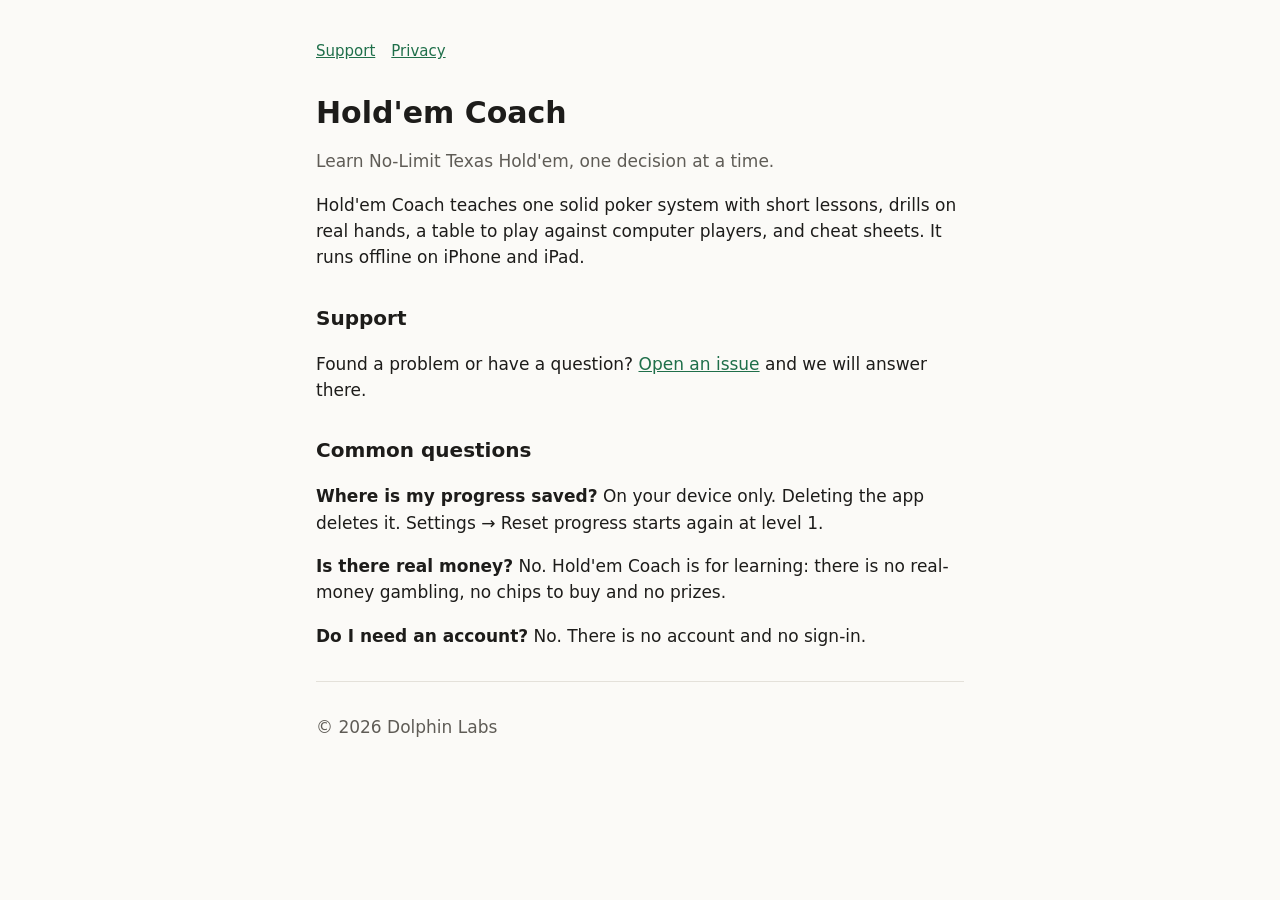
<file: index.html>
<!doctype html>
<html lang="en"><head><meta charset="utf-8"><meta name="viewport" content="width=device-width,initial-scale=1">
<title>Hold'em Coach</title><link rel="stylesheet" href="style.css"></head>
<body><main>
<nav><a href="./">Support</a><a href="privacy.html">Privacy</a></nav>
<h1>Hold'em Coach</h1>
<p class="muted">Learn No-Limit Texas Hold'em, one decision at a time.</p>
<p>Hold'em Coach teaches one solid poker system with short lessons, drills on real hands, a table to play against computer players, and cheat sheets. It runs offline on iPhone and iPad.</p>
<h2>Support</h2>
<p>Found a problem or have a question? <a href="https://github.com/ejc3/holdem-coach/issues">Open an issue</a> and we will answer there.</p>
<h2>Common questions</h2>
<p><strong>Where is my progress saved?</strong> On your device only. Deleting the app deletes it. Settings → Reset progress starts again at level 1.</p>
<p><strong>Is there real money?</strong> No. Hold'em Coach is for learning: there is no real-money gambling, no chips to buy and no prizes.</p>
<p><strong>Do I need an account?</strong> No. There is no account and no sign-in.</p>
<hr><p class="muted">© 2026 Dolphin Labs</p>
</main></body></html>
</file>
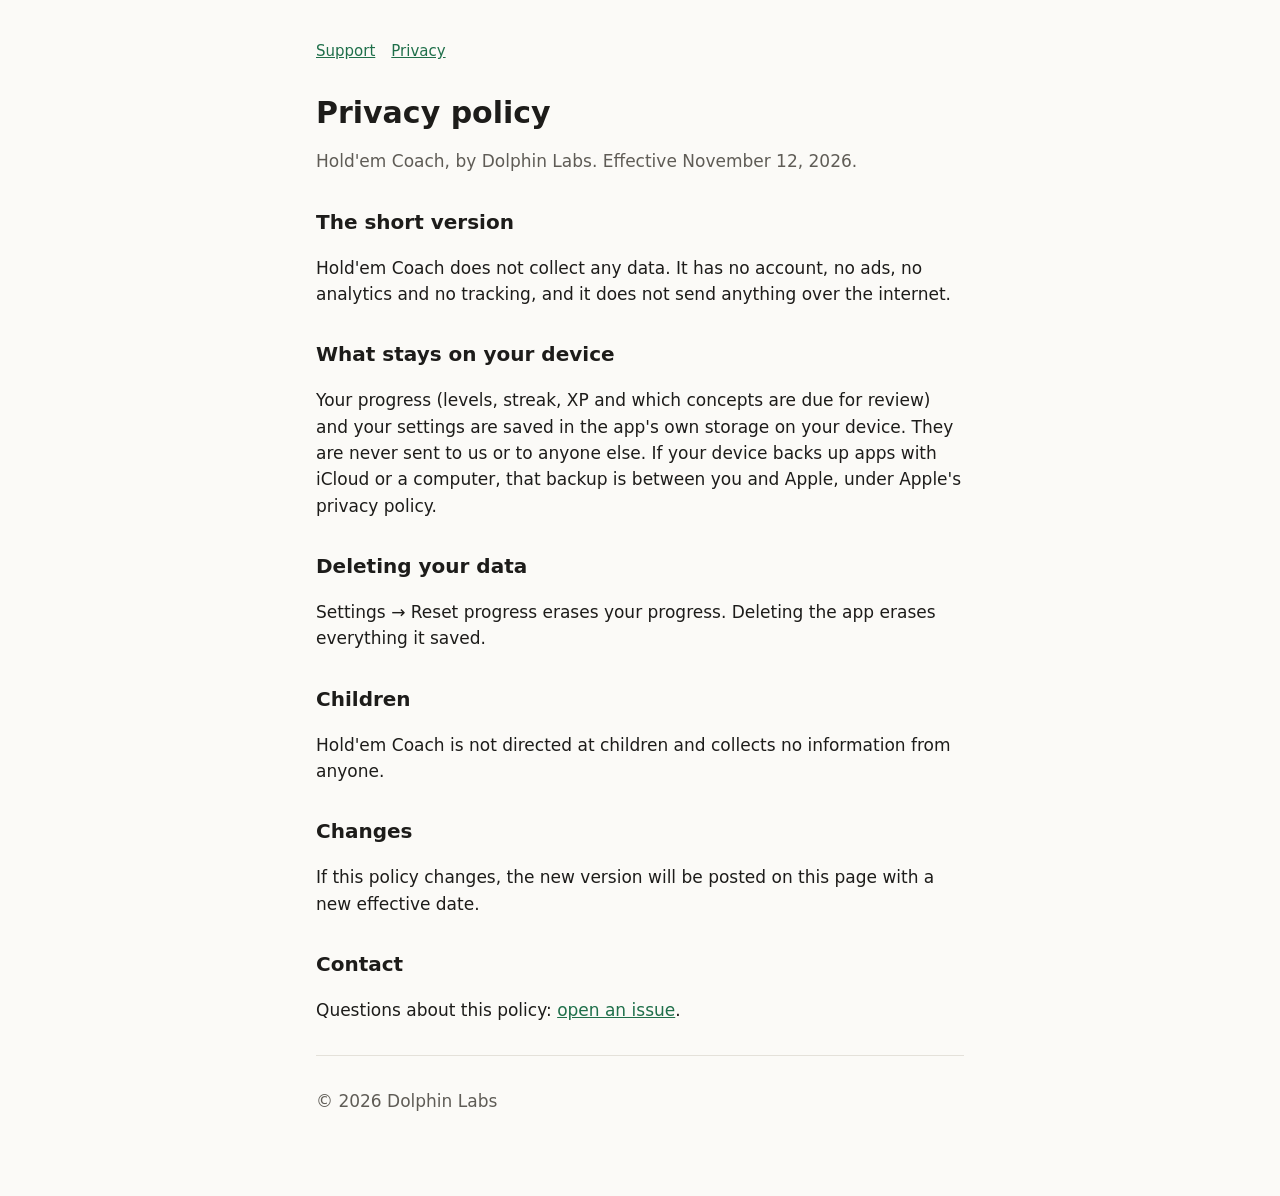
<file: privacy.html>
<!doctype html>
<html lang="en"><head><meta charset="utf-8"><meta name="viewport" content="width=device-width,initial-scale=1">
<title>Hold'em Coach Privacy</title><link rel="stylesheet" href="style.css"></head>
<body><main>
<nav><a href="./">Support</a><a href="privacy.html">Privacy</a></nav>
<h1>Privacy policy</h1>
<p class="muted">Hold'em Coach, by Dolphin Labs. Effective November 12, 2026.</p>
<h2>The short version</h2>
<p>Hold'em Coach does not collect any data. It has no account, no ads, no analytics and no tracking, and it does not send anything over the internet.</p>
<h2>What stays on your device</h2>
<p>Your progress (levels, streak, XP and which concepts are due for review) and your settings are saved in the app's own storage on your device. They are never sent to us or to anyone else. If your device backs up apps with iCloud or a computer, that backup is between you and Apple, under Apple's privacy policy.</p>
<h2>Deleting your data</h2>
<p>Settings → Reset progress erases your progress. Deleting the app erases everything it saved.</p>
<h2>Children</h2>
<p>Hold'em Coach is not directed at children and collects no information from anyone.</p>
<h2>Changes</h2>
<p>If this policy changes, the new version will be posted on this page with a new effective date.</p>
<h2>Contact</h2>
<p>Questions about this policy: <a href="https://github.com/ejc3/holdem-coach/issues">open an issue</a>.</p>
<hr><p class="muted">© 2026 Dolphin Labs</p>
</main></body></html>
</file>
<file: style.css>
:root{--bg:#fbfaf7;--fg:#1d1c1a;--muted:#5f5c56;--accent:#1f6f4a;--rule:#e4e1da}
@media (prefers-color-scheme:dark){:root{--bg:#141413;--fg:#ecebe7;--muted:#a8a59e;--accent:#6fc79b;--rule:#2c2b28}}
*{box-sizing:border-box}body{margin:0;background:var(--bg);color:var(--fg);font:17px/1.55 -apple-system,BlinkMacSystemFont,"Segoe UI",system-ui,sans-serif}
main{max-width:680px;margin:0 auto;padding:40px 16px 64px}h1{font-size:30px;line-height:1.2;margin:0 0 8px}h2{font-size:20px;margin:32px 0 8px}
p,li{color:var(--fg)}.muted{color:var(--muted)}a{color:var(--accent)}nav{display:flex;gap:16px;margin-bottom:32px;font-size:15px}hr{border:0;border-top:1px solid var(--rule);margin:32px 0}
</file>
